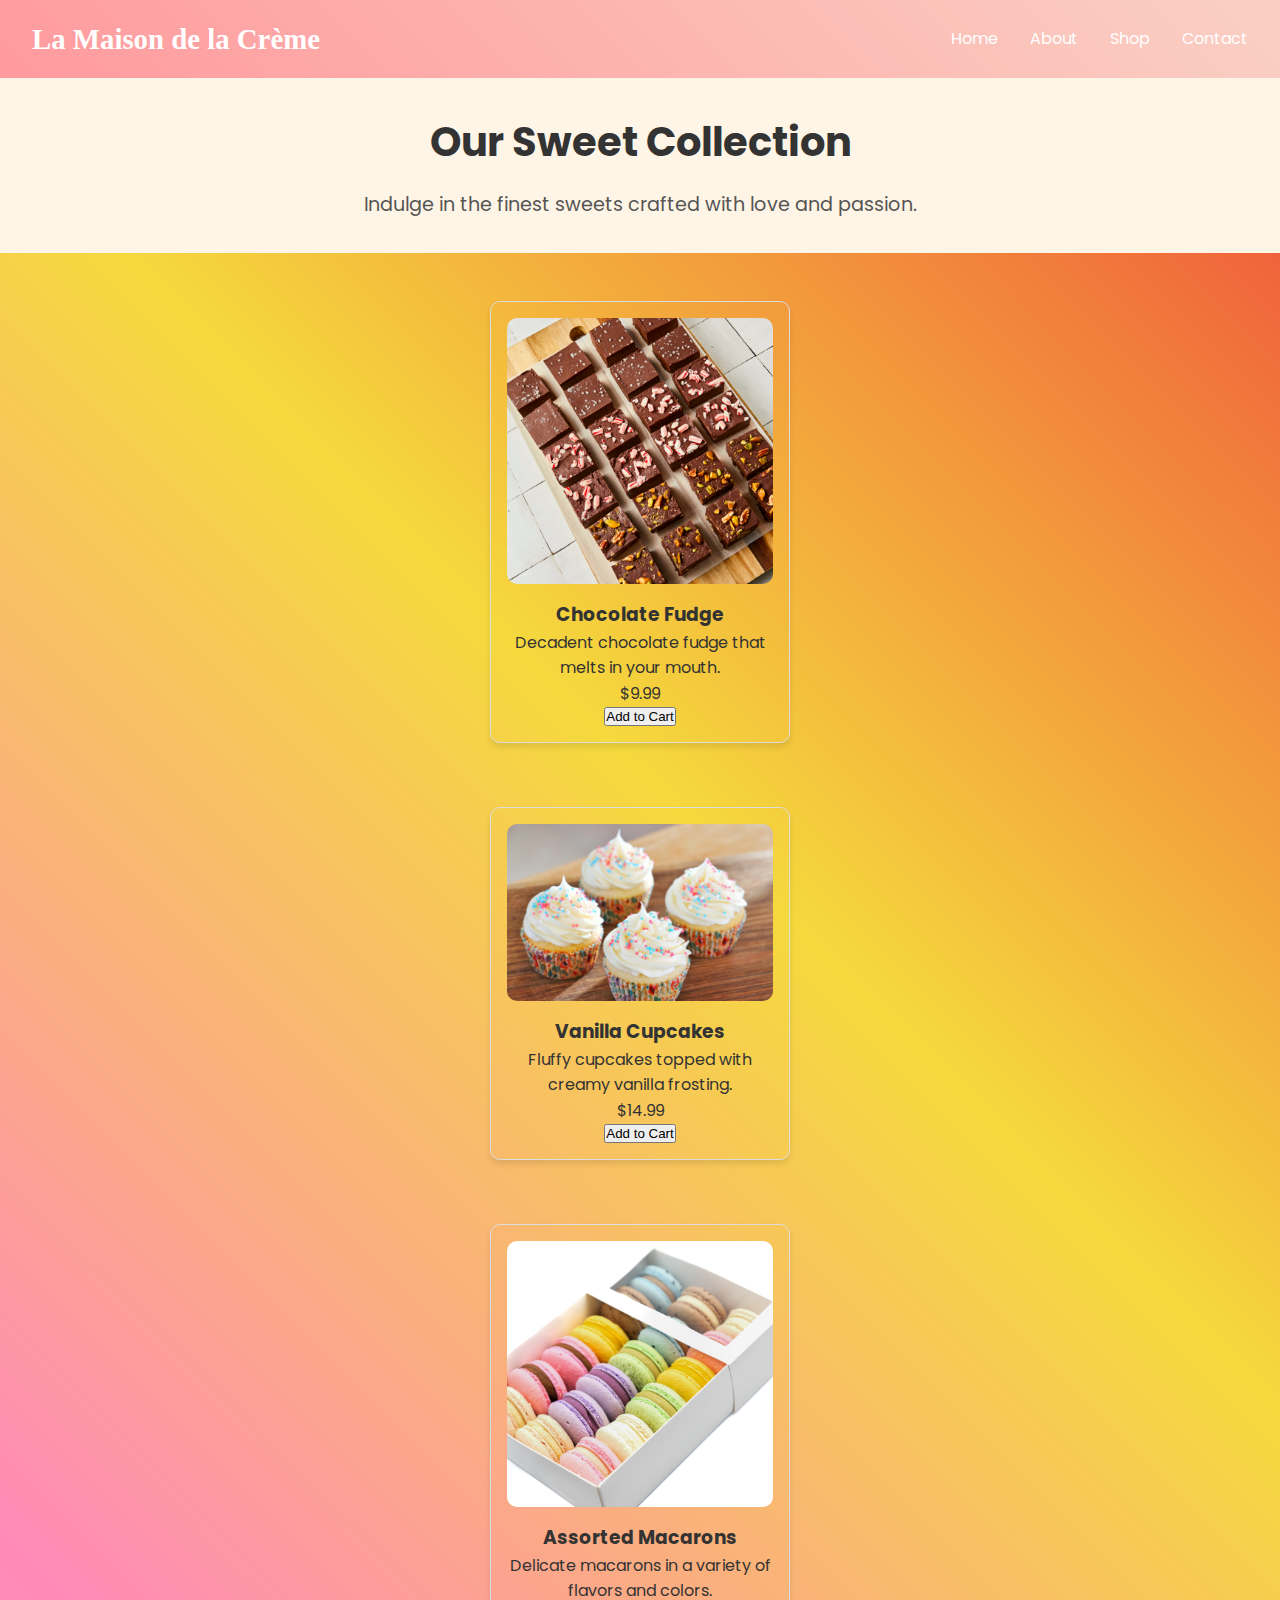
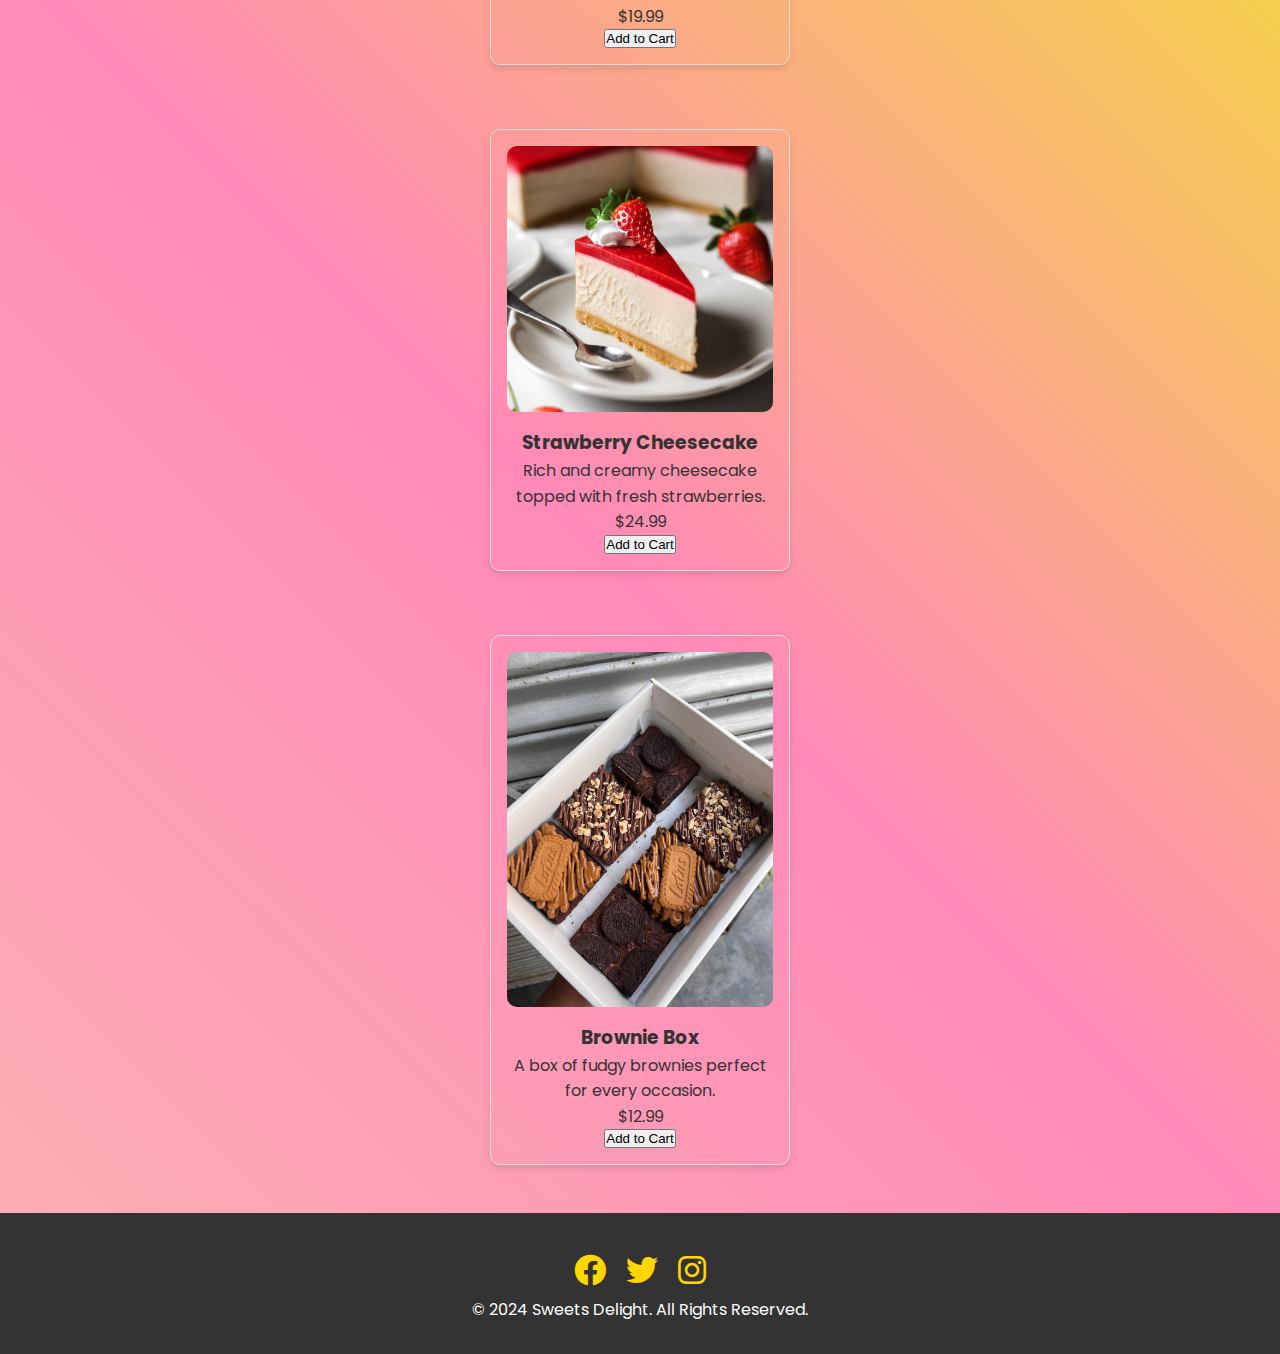
<file: shop.html>
<!DOCTYPE html>
<html lang="en">
<head>
  <meta charset="UTF-8">
  <meta name="viewport" content="width=device-width, initial-scale=1.0">
  <title>La Maison de la Crème - Shop</title>
  <link rel="stylesheet" href="styles.css">
  <link rel="preconnect" href="https://fonts.googleapis.com">
  <link href="https://fonts.googleapis.com/css2?family=Poppins:wght@300;400;600&display=swap" rel="stylesheet">
  <link rel="stylesheet" href="https://cdnjs.cloudflare.com/ajax/libs/font-awesome/6.0.0-beta3/css/all.min.css">
</head>
<body>
  <header>
    <nav class="navbar">
      <div class="logo">La Maison de la Crème </div>
      <ul class="nav-links">
        <li><a href="index.html">Home</a></li>
        <li><a href="index.html#about">About</a></li>
        <li><a href="shop.html">Shop</a></li>
        <li><a href="index.html#contact">Contact</a></li>
      </ul>
    </nav>
  </header>

  <section class="shop-header">
    <h1>Our Sweet Collection</h1>
    <p>Indulge in the finest sweets crafted with love and passion.</p>
  </section>

  <section class="shop-products">
    <div class="product">
      <img src="chocofudge.jpg" alt="Chocolate Fudge">
      <h3>Chocolate Fudge</h3>
      <p>Decadent chocolate fudge that melts in your mouth.</p>
      <span class="price">$9.99</span>
      <button class="btn">Add to Cart</button>
    </div>
    <div class="product">
      <img src="vanillacupcakes.jpg" alt="Vanilla Cupcakes">
      <h3>Vanilla Cupcakes</h3>
      <p>Fluffy cupcakes topped with creamy vanilla frosting.</p>
      <span class="price">$14.99</span>
      <button class="btn">Add to Cart</button>
    </div>
    <div class="product">
      <img src="assortedmacarons.jpg" alt="Assorted Macarons">
      <h3>Assorted Macarons</h3>
      <p>Delicate macarons in a variety of flavors and colors.</p>
      <span class="price">$19.99</span>
      <button class="btn">Add to Cart</button>
    </div>
    <div class="product">
      <img src="strawberrycheesecake.jpeg" alt="Strawberry Cheesecake">
      <h3>Strawberry Cheesecake</h3>
      <p>Rich and creamy cheesecake topped with fresh strawberries.</p>
      <span class="price">$24.99</span>
      <button class="btn">Add to Cart</button>
    </div>
    <div class="product">
      <img src="browniebox.webp" alt="Brownie Box">
      <h3>Brownie Box</h3>
      <p>A box of fudgy brownies perfect for every occasion.</p>
      <span class="price">$12.99</span>
      <button class="btn">Add to Cart</button>
    </div>
  </section>

  <footer class="footer">
    <div class="socials">
      <a href="#"><i class="fab fa-facebook"></i></a>
      <a href="#"><i class="fab fa-twitter"></i></a>
      <a href="#"><i class="fab fa-instagram"></i></a>
    </div>
    <p>&copy; 2024 Sweets Delight. All Rights Reserved.</p>
  </footer>
</body>
</html>
</file>
<file: styles.css>
/* General Reset */
* {
    margin: 0;
    padding: 0;
    box-sizing: border-box;
}

body {
    font-family: 'Poppins', sans-serif;
    line-height: 1.6;
    background-color: #fffaf5;
    color: #333;
    background: linear-gradient(45deg, #fcb1b3, hwb(336 54% 0%), #f5d93d, #ef4a3b);
}

/* Navbar */
.navbar {
    display: flex;
    justify-content: space-between;
    align-items: center;
    padding: 1rem 2rem;
    background: linear-gradient(45deg, #ff9a9e, #fad0c4);
    color: #fff;
    box-shadow: 0 4px 6px rgba(0, 0, 0, 0.1);
}
.logo{
    font-family: 'Playfair Display', serif;
}

.navbar .logo {
    font-size: 1.8rem;
    font-weight: 600;
}

.navbar .nav-links {
    list-style: none;
    display: flex;
    gap: 1.5rem;
}

.navbar .nav-links li a {
    color: #fff;
    text-decoration: none;
    font-size: 1rem;
    transition: color 0.3s;
}

.navbar .nav-links li a:hover {
    color: #ffd700;
}

/* Hero Section */
.moving-bg {
    position: relative;
    width: 100%;
    height: 50vh;
    background: linear-gradient(45deg, #f58286, #f9bdad, #f5d93d, #ef4a3b);
    background-size: 400% 400%;
    animation: moveBackground 10s infinite ease-in-out;
}



.hero {
    text-align: center;
    color: #fff;
    padding: 6rem 2rem;
    position: relative;
    z-index: 1;
}



.hero h1 {
    font-size: 3rem;
    margin-bottom: 1rem;
    position: relative;
    z-index: 2;
}

.hero p {
    font-size: 1.2rem;
    margin-bottom: 2rem;
    position: relative;
    z-index: 2;
}

.hero .btn {
    background: #ffd700;
    border: none;
    padding: 0.8rem 2rem;
    font-size: 1rem;
    cursor: pointer;
    border-radius: 20px;
    transition: background 0.3s;
    position: relative;
    z-index: 2;
}

.hero .btn:hover {
    background: #ff9a9e;
}

/* About Section */
.about {
    padding: 4rem 2rem;
    text-align: center;
    background: #fff5e6;
}

.about h2 {
    font-size: 2.2rem;
    margin-bottom: 1rem;
    color: #ff6f61;
}

.about p {
    margin-bottom: 2rem;
    font-size: 1rem;
}

.about .btn {
    background: #ff9a9e;
    color: #fff;
    border: none;
    padding: 0.8rem 2rem;
    border-radius: 20px;
    cursor: pointer;
    transition: background 0.3s;
}

.about .btn:hover {
    background: #ff6f61;
}

/* Menu Section */
.menu {
    padding: 4rem 2rem;
    background: #fcefee;
}

.menu h2 {
    text-align: center;
    font-size: 2.2rem;
    margin-bottom: 2rem;
    color: #d45087;
}

.menu-items {
    display: flex;
    flex-wrap: wrap;
    justify-content: center;
    gap: 2rem;
}

.menu-item {
    max-width: 300px;
    max-height: 500px;
    text-align: center;
    background: #fff;
    padding: 1.5rem;
    border-radius: 15px;
    box-shadow: 0 4px 6px rgba(0, 0, 0, 0.1);
    transition: transform 0.3s;
}

.menu-item:hover {
    transform: translateY(-10px);
}

.menu-item img {
    width: 100%;
    border-radius: 15px;
    margin-bottom: 1rem;
}

.menu-item h3 {
    color: #ff6f61;
    margin-bottom: 0.5rem;
}

.menu-item .btn {
    background: #ffd700;
    border: none;
    padding: 0.8rem 2rem;
    border-radius: 20px;
    cursor: pointer;
    transition: background 0.3s;
}

.menu-item .btn:hover {
    background: #ff9a9e;
}

/* Contact Section */
.contact {
    padding: 4rem 2rem;
    background: #fff5e6;
    text-align: center;
}

.contact h2 {
    font-size: 2.2rem;
    margin-bottom: 1rem;
    color: #ff6f61;
}

.contact ul {
    list-style: none;
    margin-bottom: 2rem;
}

.contact ul li {
    margin: 0.5rem 0;
    font-size: 1.1rem;
}

.contact form {
    display: flex;
    flex-direction: column;
    align-items: center;
    gap: 1rem;
}

.contact form input,
.contact form textarea {
    width: 100%;
    max-width: 500px;
    padding: 0.8rem;
    border: 1px solid #ddd;
    border-radius: 10px;
    font-size: 1rem;
}

.contact form button {
    background: #ff6f61;
    color: #fff;
    border: none;
    padding: 0.8rem 2rem;
    border-radius: 20px;
    cursor: pointer;
    transition: background 0.3s;
}

.contact form button:hover {
    background: #ff9a9e;
}

/* Footer */
.footer {
    text-align: center;
    padding: 2rem;
    background: #333;
    color: #fff;
}

.footer .socials a {
    margin: 0 0.5rem;
    color: #ffd700;
    font-size: 1.5rem;
    transition: color 0.3s;
}

.footer .socials a:hover {
    color: #ff9a9e;
}

/* Responsive Flexbox Styles for shop*/
.shop-products {
    display: flex;
    flex-direction: column;
    align-items: center;
    gap: 2rem;
    padding: 2rem;
}

.product {
    display: flex;
    flex-direction: column;
    align-items: center;
    text-align: center;
    padding: 1rem;
    border: 1px solid #ddd;
    border-radius: 10px;
    box-shadow: 0 4px 6px rgba(0, 0, 0, 0.1);
    max-width: 300px;
}

.product img {
    width: 100%;
    border-radius: 10px;
    margin-bottom: 1rem;
}

.shop-header {
    text-align: center;
    padding: 2rem;
    background-color: #fff5e6;
}

.shop-header h1 {
    font-size: 2.5rem;
    margin-bottom: 1rem;
}

.shop-header p {
    font-size: 1.2rem;
    color: #555;
}

/* Media Queries */
@media (min-width: 768px) {
    /* Keep flex direction as column across all screen sizes */
    .navbar .nav-links {
        gap: 2rem;
    }

    .hero h1 {
        font-size: 4rem;
    }

    .hero p {
        font-size: 1.5rem;
    }

    .about h2,
    .menu h2,
    .contact h2 {
        font-size: 2.5rem;
    }

    .menu-items {
        gap: 3rem;
    }

    .menu-item {
        flex: 1 1 calc(33.333% - 2rem);
    }

    .shop-products {
        flex-direction: column; /* Ensuring column layout even on larger screens */
    }

    .product {
        flex: 1 1 calc(33.333% - 2rem);
        margin: 1rem;
    }

    .footer .socials a {
        font-size: 2rem;
    }
}

@media (max-width: 767px) {
    .navbar {
        flex-direction: column;
        text-align: center;
    }

    .navbar .nav-links {
        flex-direction: column;
        gap: 1rem;
    }

    .hero {
        padding: 4rem 2rem;
    }

    .hero h1 {
        font-size: 2.5rem;
    }

    .hero p {
        font-size: 1rem;
    }

    .about h2,
    .menu h2,
    .contact h2 {
        font-size: 2rem;
    }

    .menu-items {
        gap: 1rem;
    }

    .menu-item {
        max-width: 90%;
        margin-bottom: 2rem;
    }

    .shop-products {
        padding: 1rem;
    }

    .product {
        max-width: 100%;
    }
}
</file>
